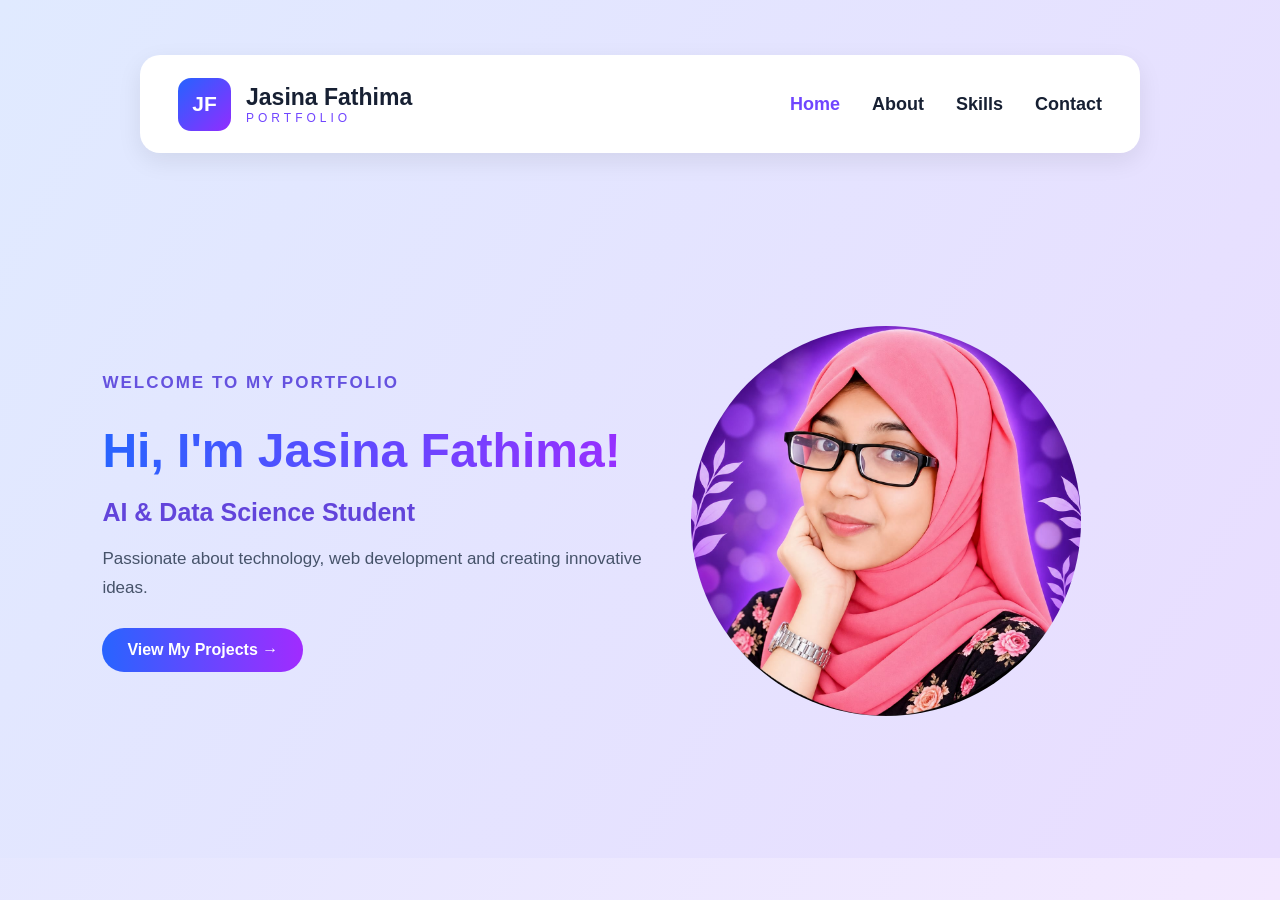
<file: index.html>
<!DOCTYPE html>
<html lang="en">

<head>
    <meta charset="UTF-8">
    <meta name="viewport" content="width=device-width, initial-scale=1.0">

    <title>Jasina Fathima | Portfolio</title>

    <link rel="stylesheet" href="style.css">
</head>

<body>

    <!-- Navigation Bar -->
    <header class="hero" id="home">

        <nav class="navbar">
<div class="logo">
    <span>JF</span>
    <div>
        <h2>Jasina Fathima</h2>
        <p>PORTFOLIO</p>
    </div>
</div>
<div class="nav-links">
    <a href="index.html" class="active">Home</a>
    <a href="about.html">About</a>
    <a href="skills.html">Skills</a>
    <a href="contact.html">Contact</a>
</div>

        </nav>

        <!-- Home Content -->
        <div class="hero-main">
        <div class="hero-content">

            <p>WELCOME TO MY PORTFOLIO</p>

            <h1>Hi, I'm Jasina Fathima!</h1>

            <h2>AI & Data Science Student</h2>

            <p>
                Passionate about technology,
                web development and creating
                innovative ideas.
            </p>

            <a href="projects.html" class="btn">
                View My Projects →
            </a>

        </div>
        <div class="hero-image">
            <img src="image/profile.png.jpeg" alt="My portfolio image">
        </div>
        </div>

    </header>

</body>
</html>
</file>
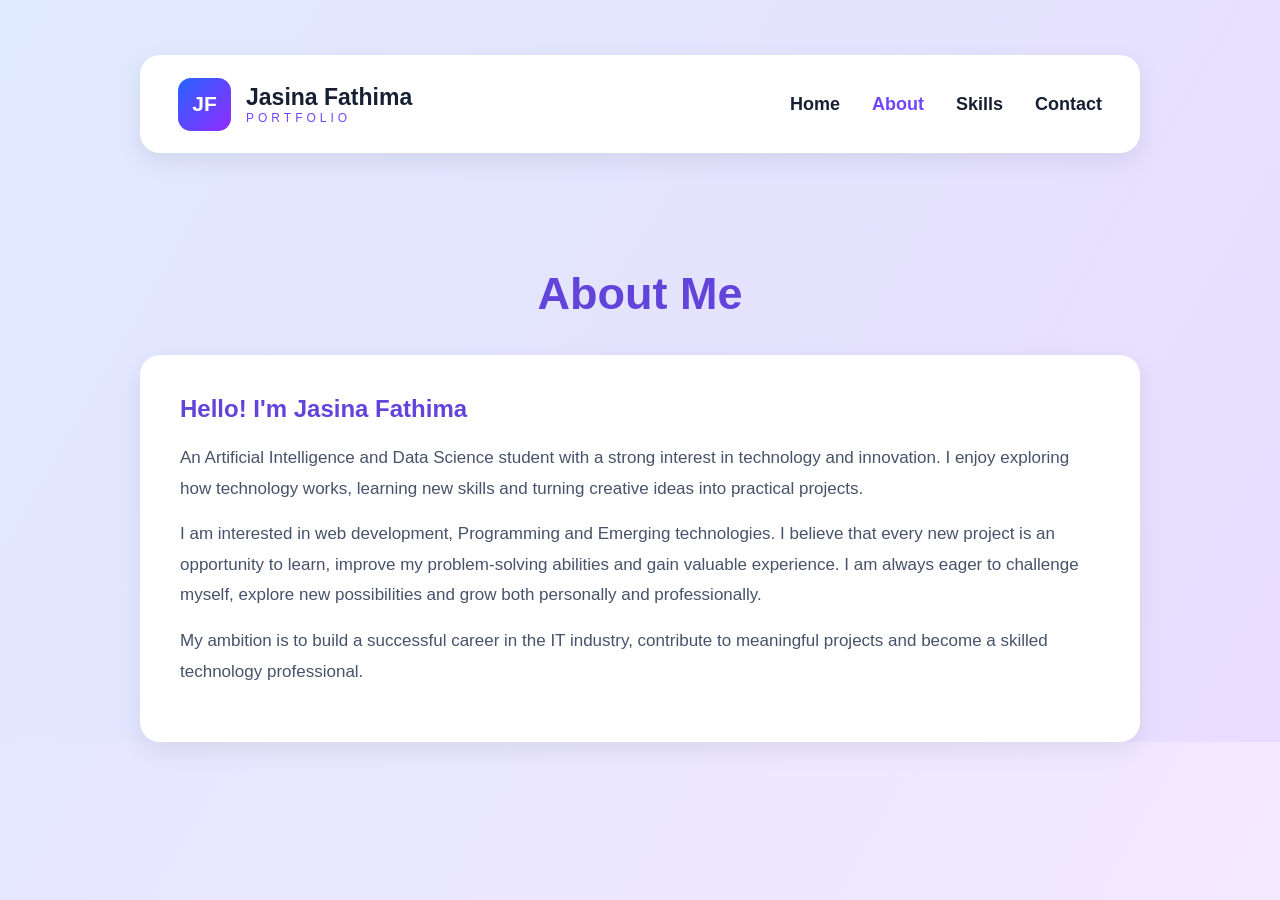
<file: about.html>
<!DOCTYPE html>
<html lang="en">
<head>
    <meta charset="UTF-8">
    <meta name="viewport" content="width=device-width, initial-scale=1.0">
    <title>About Me | Jasina Fathima</title>
    <link rel="stylesheet" href="style.css">
</head>

<body>

    <header class="hero">

        <nav class="navbar">
            <div class="logo">
                <span>JF</span>
                <div>
                    <h2>Jasina Fathima</h2>
                    <p>PORTFOLIO</p>
                </div>
            </div>

            <div class="nav-links">
                <a href="index.html">Home</a>
               <a href="about.html" class="active">About</a>
                <a href="skills.html">Skills</a>
                <a href="contact.html">Contact</a>
            </div>
        </nav>

        <section class="about-section">

           

            <h1>About Me</h1>
            <div class="about-card">
                <h2>Hello! I'm Jasina Fathima</h2>
                <p>
                    An Artificial Intelligence and Data Science
                    student with a strong interest in technology and innovation.
                    I enjoy exploring how technology works, learning new skills
                    and turning creative ideas into practical projects.
                </p>
                <p>
                    I am interested in web development, Programming
                    and Emerging technologies. I believe that every new project
                    is an opportunity to learn, improve my problem-solving abilities
                    and gain valuable experience. I am always eager to challenge
                    myself, explore new possibilities and grow both personally
                    and professionally.
                </p>
                <p>
                  My ambition is to build a successful career in the IT industry,
                  contribute to meaningful projects and become a skilled
                  technology professional.
                </p>
            </div>

        </section>

    </header>

</body>
</html>
</file>
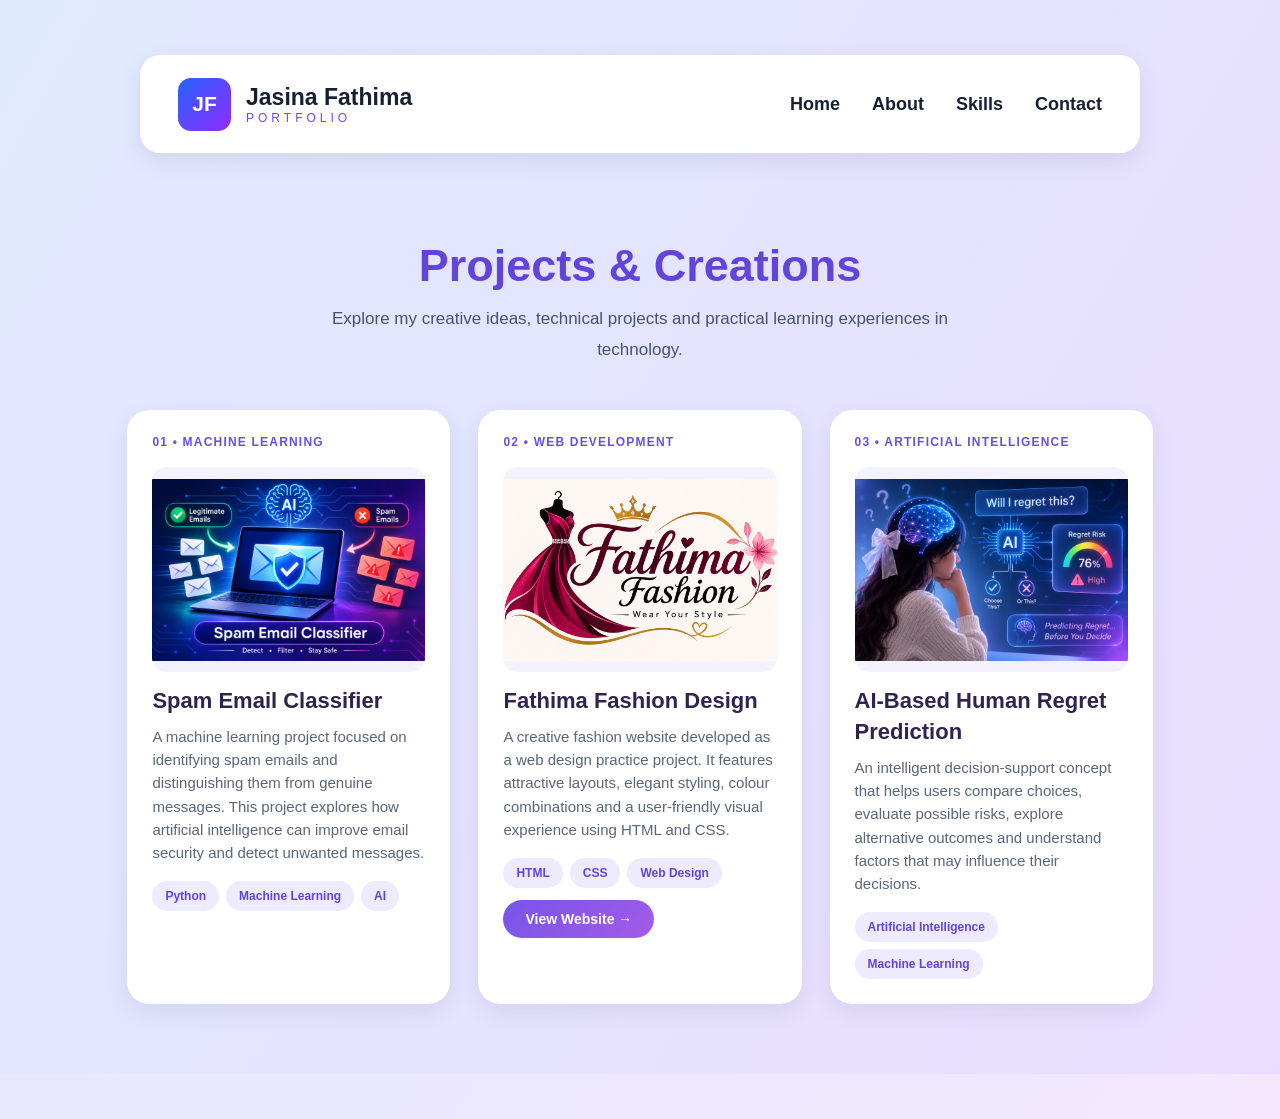
<file: projects.html>
<!DOCTYPE html>
<html lang="en">
<head>
    <meta charset="UTF-8">
    <meta name="viewport" content="width=device-width, initial-scale=1.0">

    <title>Projects | Jasina Fathima</title>
    <link rel="stylesheet" href="style.css">
</head>

<body>

    <header class="hero">

        <!-- Navigation Bar -->
        <nav class="navbar">
            <div class="logo">
                <span>JF</span>
                <div>
                    <h2>Jasina Fathima</h2>
                    <p>PORTFOLIO</p>
                </div>
            </div>

            <div class="nav-links">
                <a href="index.html">Home</a>
                <a href="about.html">About</a>
                <a href="skills.html">Skills</a>
                <a href="contact.html">Contact</a>
            </div>
        </nav>

        <!-- Projects Section -->
        <section class="projects-section">

            <h1>Projects & Creations</h1>

            <p class="projects-intro">
                Explore my creative ideas, technical projects
                and practical learning experiences in technology.
            </p>

            <div class="projects-container">

                <!-- Project 1 -->
                <div class="project-card">

                    <p class="project-type">01 • MACHINE LEARNING</p>

                    <div class="project-image-box">
                        <img src="image/AI-Powered Spam Email.png"
                        alt="Spam Email Classifier"
                        class="project-image">
                    </div>

                    <h2>Spam Email Classifier</h2>

                    <p class="project-description">
                        A machine learning project focused on
                        identifying spam emails and distinguishing
                        them from genuine messages. This project
                        explores how artificial intelligence can
                        improve email security and detect unwanted
                        messages.
                    </p>

                    <div class="project-tags">
                        <span>Python</span>
                        <span>Machine Learning</span>
                        <span>AI</span>
                    </div>

                </div>


                <!-- Project 2 -->
                <div class="project-card">

                    <p class="project-type">02 • WEB DEVELOPMENT</p>

                    <div class="project-image-box">
                        <img src="image/jasina.png"
                        alt="Fathima Fashion Design"
                        class="project-image">
                    </div>

                    <h2>Fathima Fashion Design</h2>

                    <p class="project-description">
                        A creative fashion website developed as
                        a web design practice project. It features
                        attractive layouts, elegant styling,
                        colour combinations and a user-friendly
                        visual experience using HTML and CSS.
                    </p>

                    <div class="project-tags">
                        <span>HTML</span>
                        <span>CSS</span>
                        <span>Web Design</span>
                    </div>

                    <a href="https://jasii1305.neocities.org/Fathima%20Fashion/event"
                    target="_blank"
                    rel="noopener noreferrer"
                    class="project-link">
                        View Website →
                    </a>

                </div>


                <!-- Project 3 -->
                <div class="project-card">

                    <p class="project-type">03 • ARTIFICIAL INTELLIGENCE</p>

                    <div class="project-image-box">
                        <img src="image/AI Predicts Regret.png"
                        alt="AI-Based Human Regret Prediction"
                        class="project-image">
                    </div>

                    <h2>AI-Based Human Regret Prediction</h2>

                    <p class="project-description">
                        An intelligent decision-support concept
                        that helps users compare choices, evaluate
                        possible risks, explore alternative outcomes
                        and understand factors that may influence
                        their decisions.
                    </p>

                    <div class="project-tags">
                        <span>Artificial Intelligence</span>
                        <span>Machine Learning</span>
                    </div>

                </div>

            </div>

        </section>

    </header>

</body>
</html>
</file>
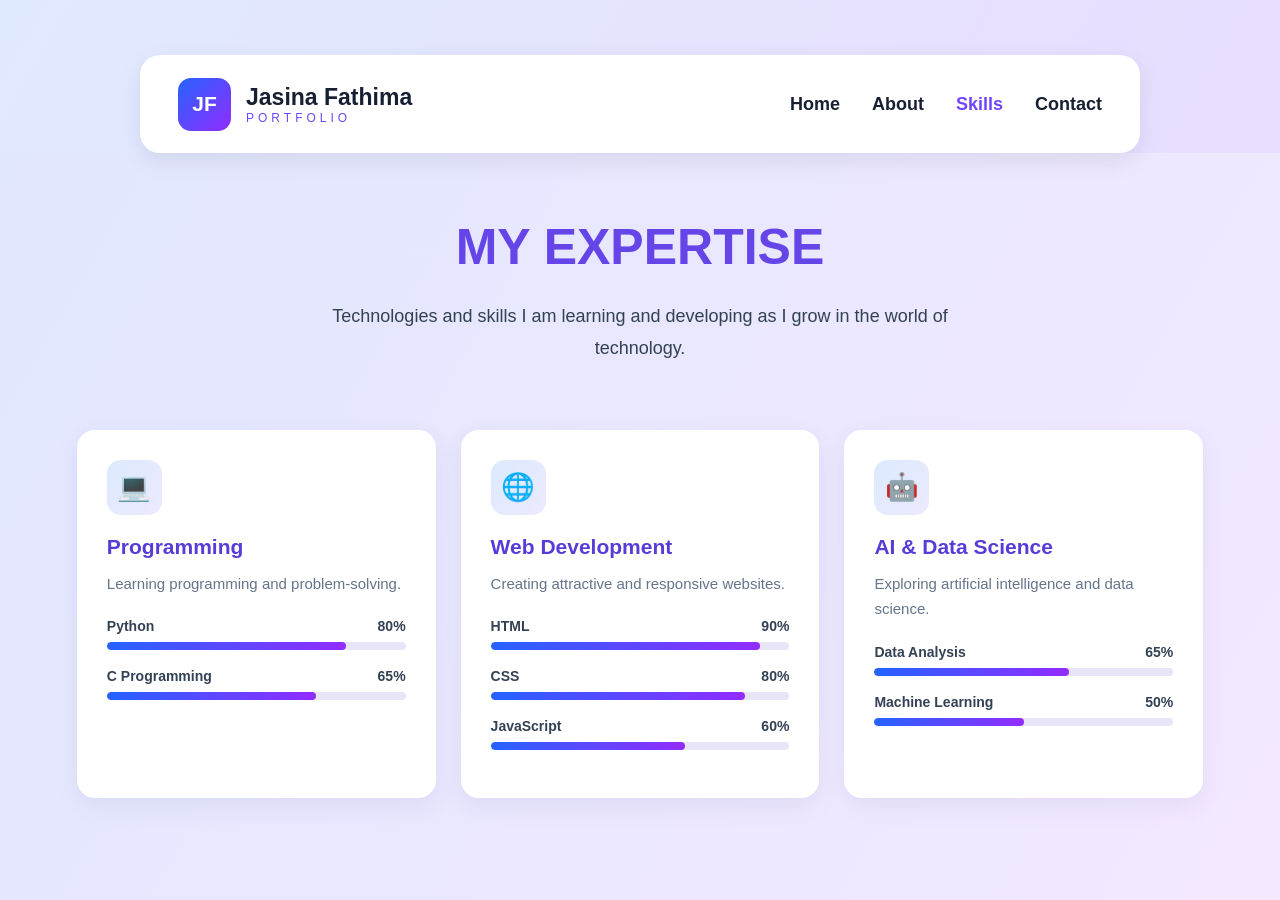
<file: skills.html>
<!DOCTYPE html>
<html lang="en">

<head>
    <meta charset="UTF-8">
    <meta name="viewport" content="width=device-width, initial-scale=1.0">

    <title>Jasina Fathima | Skills</title>

    <link rel="stylesheet" href="style.css">
</head>

<body>

    <!-- Navigation Bar -->
    <header class="hero" id="skills">

        <nav class="navbar">

            <div class="logo">
                <span>JF</span>
                <div>
                    <h2>Jasina Fathima</h2>
                    <p>PORTFOLIO</p>
                </div>
            </div>

            <div class="nav-links">
                <a href="index.html">Home</a>
                <a href="about.html">About</a>
                <a href="skills.html" class="active">Skills</a>
                <a href="contact.html">Contact</a>
            </div>

        </nav>

    </header>

    <!-- Skills Introduction -->
    <section class="skills-section">

        <h1>MY EXPERTISE</h1>

        <p class="description">
            Technologies and skills I am learning and developing
            as I grow in the world of technology.
        </p>

    </section>

    <!-- Skills Cards -->
    <section class="skills-container">

        <div class="skill-card">
            <div class="skill-icon">💻</div>
            <h2>Programming</h2>
            <p>Learning programming and problem-solving.</p>

            <div class="skill-item">
                <div class="skill-info">
                    <span>Python</span>
                    <span>80%</span>
                </div>
                <div class="progress-bar">
                    <div class="progress" style="width:80%"></div>
                </div>
            </div>

            <div class="skill-item">
                <div class="skill-info">
                    <span>C Programming</span>
                    <span>65%</span>
                </div>
                <div class="progress-bar">
                    <div class="progress" style="width:70%"></div>
                </div>
            </div>
        </div>

        <div class="skill-card">
            <div class="skill-icon">🌐</div>
            <h2>Web Development</h2>
            <p>Creating attractive and responsive websites.</p>

            <div class="skill-item">
                <div class="skill-info">
                    <span>HTML</span>
                    <span>90%</span>
                </div>
                <div class="progress-bar">
                    <div class="progress" style="width:90%"></div>
                </div>
            </div>

            <div class="skill-item">
                <div class="skill-info">
                    <span>CSS</span>
                    <span>80%</span>
                </div>
                <div class="progress-bar">
                    <div class="progress" style="width:85%"></div>
                </div>
            </div>

            <div class="skill-item">
                <div class="skill-info">
                    <span>JavaScript</span>
                    <span>60%</span>
                </div>
                <div class="progress-bar">
                    <div class="progress" style="width:65%"></div>
                </div>
            </div>
        </div>

        <div class="skill-card">
            <div class="skill-icon">🤖</div>
            <h2>AI &amp; Data Science</h2>
            <p>Exploring artificial intelligence and data science.</p>

            <div class="skill-item">
                <div class="skill-info">
                    <span>Data Analysis</span>
                    <span>65%</span>
                </div>
                <div class="progress-bar">
                    <div class="progress" style="width:65%"></div>
                </div>
            </div>

            <div class="skill-item">
                <div class="skill-info">
                    <span>Machine Learning</span>
                    <span>50%</span>
                </div>
                <div class="progress-bar">
                    <div class="progress" style="width:50%"></div>
                </div>
            </div>
        </div>

    </section>


</body>
</html>
</file>
<file: style.css>
* {
    margin: 0;
    padding: 0;
    box-sizing: border-box;
}

body {
    font-family: Arial, sans-serif;
}

/* Home Header */
.hero {
    min-height: 100vh;
    background: linear-gradient(120deg, #e0eaff, #e9ddff);
    padding: 25px 8%;
}

/* Navigation */
.navbar {
    display: flex;
    justify-content: space-between;
    align-items: center;
    background: white;
    padding: 18px 30px;
    border-radius: 15px;
    box-shadow: 0 4px 15px rgba(0,0,0,0.08);
}

.navbar h2 {
    color: #4935c7;
}

.nav-links {
    display: flex;
    gap: 25px;
}

.nav-links a {
    text-decoration: none;
    color: #263449;
    font-weight: bold;
    transition: 0.3s;
}

.nav-links a:hover {
    color: #8045f5;
}

/* Home Content */
.hero-content {
    margin-top: 150px;
    max-width: 650px;
}

.hero-content p:first-child {
    color: #6552df;
    font-weight: bold;
    letter-spacing: 2px;
}

.hero-content h1 {
    font-size: 48px;
    margin: 20px 0;
    background: linear-gradient(90deg, #2864ff, #a12bff);
    -webkit-background-clip: text;
    -webkit-text-fill-color: transparent;
}

.hero-content h2 {
    color: #6244db;
    margin-bottom: 18px;
    font-size: 25px;
}

.hero-content p {
    color: #46536a;
    font-size: 17px;
    line-height: 1.7;
    margin-bottom: 25px;
}

/* Projects Button */
.btn {
    display: inline-block;
    background: linear-gradient(90deg, #2864ff, #a12bff);
    color: white;
    text-decoration: none;
    padding: 13px 25px;
    border-radius: 30px;
    font-weight: bold;
    transition: 0.3s;
}

.btn:hover {
    transform: translateY(-4px);
    box-shadow: 0 5px 15px rgba(80,60,200,0.3);
}

/* Mobile Design */
@media screen and (max-width: 600px) {

    .navbar {
        flex-direction: column;
        gap: 20px;
    }

    .nav-links {
        flex-wrap: wrap;
        justify-content: center;
        gap: 15px;
    }

    .hero-content {
        margin-top: 100px;
    }

    .hero-content h1 {
        font-size: 34px;
    }
}
.logo {
    display: flex;
    align-items: center;
    gap: 12px;
}

.logo span {
    background: linear-gradient(135deg, #2864ff, #a12bff);
    color: white;
    padding: 12px;
    border-radius: 10px;
    font-weight: bold;
}

.logo h2 {
    color: #263449;
    font-size: 20px;
}

.logo p {
    color: #8050e8;
    font-size: 10px;
    letter-spacing: 3px;
}
/* Home Page Image Layout */

/* Balanced Home Page Layout */

.hero-main {
    display: grid;
    grid-template-columns: 1.1fr 0.9fr;
    align-items: center;
    gap: 50px;
    min-height: 75vh;
    max-width: 1450px;
    margin: auto;
}

.hero-content {
    margin-top: 0;
    max-width: 650px;
}
.hero-image {
    display: flex;
    justify-content: center;
    align-items: center;
    transform: translateX(-25px);
}



.hero-image {
    display: flex;
    justify-content: center;
    align-items: center;
    width: 390px;
    height: 390px;
    border-radius: 50%;
    overflow: hidden;
}

.hero-image img {
    width: 100%;
    height: 100%;
    max-width: none;
    object-fit: cover;
    object-position: center;
    border-radius: 50%;
    border: none;
    box-shadow: none;
    transform: scale(1.05);
}






/* Mobile Layout */
@media screen and (max-width: 768px) {
    .hero-main {
        grid-template-columns: 1fr;
        text-align: center;
        gap: 35px;
        padding: 50px 0;
    }

    .hero-content {
        margin: 0 auto;
    }

    .hero-image img {
        max-width: 300px;
    }
}

/* About Me Page */

.about-section {
    max-width: 1000px;
    margin: 100px auto;
    text-align: center;
}

.about-label {
    color: #6552df;
    font-weight: bold;
    letter-spacing: 3px;
}

.about-section h1 {
    font-size: 45px;
    margin: 15px 0 35px;
    color: #6244db;
}

.about-card {
    background: white;
    padding: 40px;
    border-radius: 20px;
    text-align: left;
    box-shadow: 0 8px 25px rgba(0, 0, 0, 0.08);
}

.about-card h2 {
    color: #6244db;
    margin-bottom: 20px;
}

.about-card p {
    color: #46536a;
    font-size: 17px;
    line-height: 1.8;
    margin-bottom: 15px;
}
.about-section {
    max-width: 1000px;
    margin: 100px auto;
    text-align: center;
    display: flex;
    flex-direction: column;
    align-items: center;
}
.about-card {
    width: 100%;
    box-sizing: border-box;
    text-align: left;
}


/* ===== SKILLS PAGE BACKGROUND ===== */

body {
    background: linear-gradient(120deg, #e0e7ff, #f3e8ff);
    min-height: 100vh;
}


/* ===== NAVBAR - SAME AS HOME PAGE ===== */

.navbar {
    width: 93%;
    max-width: 1600px;
    height: 98px;
    margin: 30px auto;
    padding: 0 38px;

    background: #ffffff;
    border-radius: 20px;

    display: flex;
    flex-direction: row;
    align-items: center;
    justify-content: space-between;

    box-shadow: 0 8px 25px rgba(0,0,0,0.08);
}

/* Logo */

.logo {
    display: flex;
    align-items: center;
    gap: 15px;
}

.logo span {
    width: 53px;
    height: 53px;
    border-radius: 13px;

    background: linear-gradient(135deg, #2563ff, #922cff);

    display: flex;
    align-items: center;
    justify-content: center;

    color: white;
    font-size: 21px;
    font-weight: bold;
}

.logo h2 {
    font-size: 23px;
    color: #172033;
}

.logo p {
    font-size: 12px;
    letter-spacing: 4px;
    color: #7045ff;
}

/* Navigation */

.nav-links {
    display: flex;
    flex-direction: row;
    align-items: center;
    gap: 32px;
}

.nav-links a {
    text-decoration: none;
    color: #172033;
    font-size: 18px;
    font-weight: 600;
    transition: 0.3s;
}

.nav-links a:hover,
.nav-links a.active {
    color: #7045ff;
}


/* ===== SKILLS INTRODUCTION ===== */

.skills-section {
    text-align: center;
    padding: 25px 20px 40px;
    margin-top: 0;
}


.section-label {
    display: inline-block;
    padding: 11px 27px;

    background: #eee9ff;
    color: #7045ff;

    border-radius: 30px;
    font-size: 14px;
    font-weight: bold;
    letter-spacing: 4px;

    margin-bottom: 32px;
}

.skills-section h1 {
    font-size: 50px;
    color: #6545e8;
    margin-bottom: 24px;
}

.description {
    max-width: 700px;
    margin: auto;

    font-size: 18px;
    line-height: 1.8;
    color: #334155;
}


/* ===== SKILL CARDS ===== */

.skills-container {
    width: 88%;
    max-width: 1200px;
    margin: 35px auto 80px;

    display: grid;
    grid-template-columns: repeat(3, 1fr);
    gap: 25px;
}

.skill-card {
    background: #ffffff;
    padding: 30px;
    border-radius: 18px;

    box-shadow: 0 8px 25px rgba(75,60,130,0.08);

    transition: 0.3s;
}

.skill-card:hover {
    transform: translateY(-8px);
    box-shadow: 0 15px 30px rgba(75,60,130,0.15);
}

.skill-icon {
    width: 55px;
    height: 55px;

    background: linear-gradient(135deg, #dbeafe, #ede9fe);
    border-radius: 14px;

    display: flex;
    align-items: center;
    justify-content: center;

    font-size: 27px;
    margin-bottom: 20px;
}

.skill-card h2 {
    color: #593bd7;
    font-size: 21px;
    margin-bottom: 12px;
}

.skill-card p {
    color: #64748b;
    font-size: 15px;
    line-height: 1.7;
    margin-bottom: 22px;
}


/* ===== PROGRESS BARS ===== */

.skill-item {
    margin-bottom: 18px;
}

.skill-info {
    display: flex;
    justify-content: space-between;
    margin-bottom: 8px;

    font-size: 14px;
    font-weight: 600;
    color: #334155;
}

.progress-bar {
    width: 100%;
    height: 8px;

    background: #e9e5f8;
    border-radius: 20px;
    overflow: hidden;
}

.progress {
    height: 100%;
    border-radius: 20px;

    background: linear-gradient(90deg, #2563ff, #922cff);
}


/* ===== FOOTER ===== */

footer {
    text-align: center;
    padding: 25px;
    color: #64748b;
    font-size: 14px;
}


/* ===== RESPONSIVE DESIGN ===== */

@media (max-width: 900px) {

    .skills-container {
        grid-template-columns: repeat(2, 1fr);
    }

    .navbar {
        width: 93%;
        padding: 0 22px;
    }

    .nav-links {
        gap: 18px;
    }
}

@media (max-width: 600px) {

    .navbar {
        height: auto;
        padding: 18px;
        flex-direction: column;
        gap: 20px;
    }

    .nav-links {
        flex-wrap: wrap;
        justify-content: center;
        gap: 18px;
    }

    .nav-links a {
        font-size: 14px;
    }

    .skills-section {
        padding-top: 65px;
    }

    .skills-section h1 {
        font-size: 34px;
    }

    .description {
        font-size: 16px;
    }

    .skills-container {
        grid-template-columns: 1fr;
        width: 90%;
    }
}
/* Reduce empty space on Skills page */
header.hero {
    min-height: auto;
    height: auto;
    padding-bottom: 0;
}

/* Move Skills heading closer to navbar */
.skills-section {
    padding-top: 35px;
    padding-bottom: 30px;
    margin-top: 0;
}

/* ===== CONTACT PAGE ===== */

.contact-header {
    min-height: auto;
}

.contact-section {
    text-align: center;
    padding: 45px 20px 70px;
}

.contact-section h1 {
    font-size: 48px;
    color: #6545e8;
    margin-bottom: 18px;
}

.contact-description {
    max-width: 650px;
    margin: 0 auto 40px;
    color: #475569;
    font-size: 17px;
    line-height: 1.7;
}

.contact-container {
    width: 90%;
    max-width: 1100px;
    margin: 0 auto;
    display: grid;
    grid-template-columns: 1fr 1.2fr;
    gap: 30px;
    text-align: left;
}

.contact-info,
.contact-form {
    background: white;
    padding: 35px;
    border-radius: 20px;
    box-shadow: 0 8px 25px rgba(75,60,130,0.08);
}

.contact-info h2,
.contact-form h2 {
    color: #593bd7;
    font-size: 24px;
    margin-bottom: 18px;
}

.contact-info > p {
    color: #64748b;
    line-height: 1.7;
    margin-bottom: 25px;
}

.contact-item {
    display: flex;
    align-items: center;
    gap: 15px;
    margin-bottom: 22px;
}

.contact-item span {
    width: 48px;
    height: 48px;
    background: #eee9ff;
    border-radius: 12px;
    display: flex;
    align-items: center;
    justify-content: center;
    font-size: 22px;
}

.contact-item h3 {
    color: #334155;
    font-size: 16px;
    margin-bottom: 5px;
}

.contact-item p {
    color: #64748b;
    font-size: 14px;
}

.contact-form form {
    display: flex;
    flex-direction: column;
    gap: 18px;
}

.contact-form input,
.contact-form textarea {
    width: 100%;
    padding: 14px 16px;
    border: 1px solid #ddd6fe;
    border-radius: 10px;
    outline: none;
    font-size: 15px;
    font-family: Arial, sans-serif;
    box-sizing: border-box;
}

.contact-form input:focus,
.contact-form textarea:focus {
    border-color: #7045ff;
}

.contact-form textarea {
    resize: vertical;
}

.contact-form button {
    padding: 14px 25px;
    border: none;
    border-radius: 30px;
    background: linear-gradient(90deg, #2563ff, #922cff);
    color: white;
    font-size: 16px;
    font-weight: bold;
    cursor: pointer;
    transition: 0.3s;
}

.contact-form button:hover {
    transform: translateY(-3px);
    box-shadow: 0 8px 18px rgba(112,69,255,0.25);
}

/* Responsive Design */

@media (max-width: 750px) {
    .contact-container {
        grid-template-columns: 1fr;
    }

    .contact-section h1 {
        font-size: 35px;
    }

    .contact-info,
    .contact-form {
        padding: 25px;
    }
}
.linkedin-link {
    color: #7045ff;
    text-decoration: none;
    font-size: 14px;
    font-weight: 600;
}

.linkedin-link:hover {
    color: #2563ff;
    text-decoration: underline;
}


/* =========================
   PROJECTS PAGE
========================= */

.projects-section {
    max-width: 1250px;
    margin: 45px auto;
    padding: 30px 25px 70px;
    text-align: center;
}

.projects-label {
    color: #6552df;
    font-size: 13px;
    font-weight: bold;
    letter-spacing: 3px;
    margin-bottom: 10px;
}

.projects-section h1 {
    color: #6244db;
    font-size: 45px;
    margin: 12px 0;
}

.projects-intro {
    color: #46536a;
    font-size: 17px;
    line-height: 1.8;
    max-width: 650px;
    margin: 0 auto 45px;
}

/* Project Grid */

.projects-container {
    display: grid;
    grid-template-columns: repeat(3, 1fr);
    gap: 28px;
    align-items: stretch;
}

/* Project Card */

.project-card {
    background: white;
    padding: 28px;
    border-radius: 22px;
    text-align: left;

    display: flex;
    flex-direction: column;

    box-shadow: 0 8px 25px rgba(0, 0, 0, 0.07);

    transition: transform 0.35s ease,
                box-shadow 0.35s ease;
}

.project-card:hover {
    transform: translateY(-10px);

    box-shadow: 0 18px 35px rgba(101, 82, 223, 0.16);
}

/* Project Type */

.project-type {
    color: #6552df;
    font-size: 12px;
    font-weight: bold;
    letter-spacing: 1.2px;
    margin-bottom: 18px;
}

/* Image Box */

.project-image-box {
    width: 100%;
    height: 205px;
    overflow: hidden;
    border-radius: 14px;
    background: #f5f2ff;
    margin-bottom: 22px;
}

.project-image {
    width: 100%;
    height: 100%;
    object-fit: contain;
    transition: transform 0.4s ease;
}

.project-card:hover .project-image {
    transform: scale(1.06);
}

/* Project Heading */

.project-card h2 {
    color: #30234f;
    font-size: 22px;
    line-height: 1.4;
    margin: 0 0 13px;
}

/* Description */

.project-description {
    color: #596579;
    font-size: 15px;
    line-height: 1.8;
    margin-bottom: 18px;
}

/* Technology Tags */

.project-tags {
    display: flex;
    flex-wrap: wrap;
    gap: 9px;
    margin-top: auto;
    padding-top: 12px;
}

.project-tags span {
    background: #eeeaff;
    color: #6244db;
    padding: 8px 13px;
    border-radius: 20px;
    font-size: 12px;
    font-weight: 600;
}

/* Project Status */

.project-status {
    display: inline-block;
    width: fit-content;
    margin-top: 20px;
    padding: 8px 15px;

    background: #f3f0ff;
    color: #7655e8;

    border-radius: 20px;
    font-size: 12px;
    font-weight: bold;
}

/* Website Button */

.project-link {
    display: inline-block;
    width: fit-content;
    margin-top: 20px;
    padding: 11px 22px;

    background: linear-gradient(135deg, #7655e8, #a45be8);
    color: white;

    text-decoration: none;
    border-radius: 25px;

    font-size: 14px;
    font-weight: bold;

    transition: 0.3s ease;
}

.project-link:hover {
    transform: translateY(-4px);
    box-shadow: 0 7px 18px rgba(101, 82, 223, 0.3);
}

/* Responsive Design */

@media screen and (max-width: 1000px) {

    .projects-container {
        grid-template-columns: repeat(2, 1fr);
    }

}

@media screen and (max-width: 650px) {

    .projects-section {
        margin: 25px auto;
        padding: 25px 18px 50px;
    }

    .projects-section h1 {
        font-size: 34px;
    }

    .projects-intro {
        font-size: 15px;
        margin-bottom: 30px;
    }

    .projects-container {
        grid-template-columns: 1fr;
        gap: 22px;
    }

    .project-card {
        padding: 23px;
    }

    .project-image-box {
        height: 190px;
    }

}

/* Reduce spacing inside project cards */

.project-card {
    padding: 25px;
}

.project-image-box {
    margin-bottom: 15px;
}

.project-card h2 {
    margin-bottom: 8px;
}

.project-description {
    line-height: 1.6;
    margin-bottom: 8px;
}

.project-tags {
    margin-top: 8px;
    padding-top: 5px;
    gap: 7px;
}

.project-tags span {
    margin: 0;
}

.project-status,
.project-link {
    margin-top: 12px;
}

/* Final project card spacing adjustment */

.project-card {
    padding: 25px;
    justify-content: flex-start;
}

.project-description {
    line-height: 1.55;
    margin-bottom: 5px;
}

.project-tags {
    margin-top: 12px;
    padding-top: 0;
}

.project-image-box {
    margin-bottom: 14px;
}

.project-card h2 {
    margin-top: 0;
    margin-bottom: 8px;
}

.project-link {
    margin-top: 12px;
}

.project-status {
    margin-top: 12px;
}

/* Keep all cards equal in height */
.projects-container {
    align-items: stretch;
}

/* ==========================
   MOBILE RESPONSIVE DESIGN
========================== */

/* Tablets */
@media screen and (max-width: 900px) {

    .navbar {
        padding: 15px 25px;
    }

    .nav-links {
        gap: 18px;
    }

    .projects-container {
        grid-template-columns: repeat(2, 1fr);
    }

}

/* Mobile Phones */
@media screen and (max-width: 600px) {

    .navbar {
        flex-direction: column;
        gap: 18px;
        padding: 15px;
    }

    .logo {
        justify-content: center;
    }

    .nav-links {
        display: flex;
        flex-wrap: wrap;
        justify-content: center;
        gap: 15px;
    }

    .nav-links a {
        font-size: 14px;
    }

    .projects-section {
        margin: 20px auto;
        padding: 20px 15px;
    }

    .projects-section h1 {
        font-size: 30px;
    }

    .projects-container {
        grid-template-columns: 1fr;
    }

    .project-card {
        padding: 20px;
    }

    .project-image-box {
        height: 180px;
    }

    .contact-container {
        flex-direction: column;
        gap: 25px;
    }

    .contact-section h1 {
        font-size: 32px;
    }

    .contact-form,
    .contact-info {
        width: 100%;
        box-sizing: border-box;
    }

}

/* Small Mobile Phones */
@media screen and (max-width: 400px) {

    .nav-links {
        gap: 10px;
    }

    .nav-links a {
        font-size: 12px;
    }

    .projects-section h1 {
        font-size: 26px;
    }

    .project-card h2 {
        font-size: 20px;
    }

}
</file>
